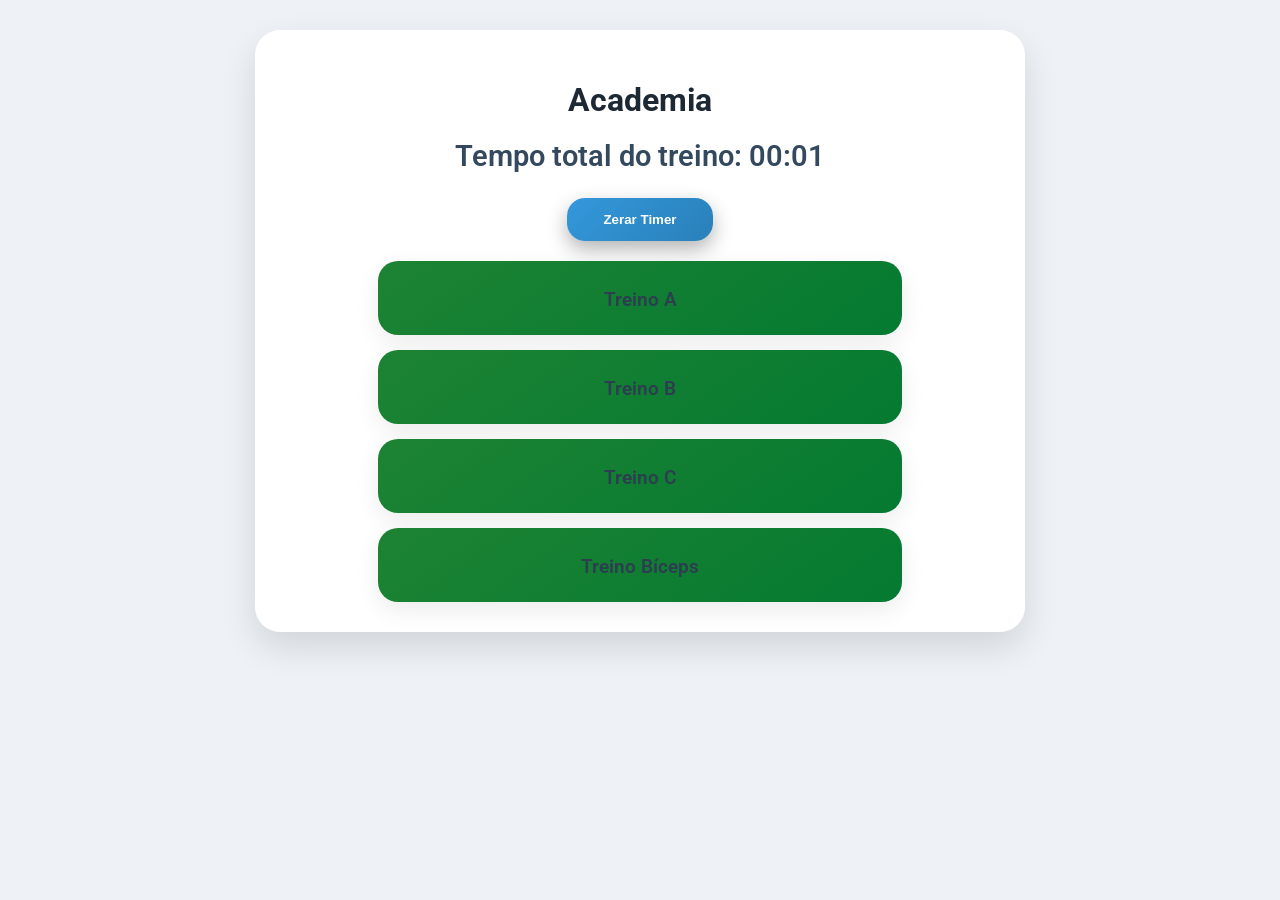
<file: index.html>
<!DOCTYPE html>
<html lang="pt-br">
<head>
<meta charset="UTF-8">
<meta name="viewport" content="width=device-width, initial-scale=1.0">
<title>Academia</title>
<link rel="stylesheet" href="static/style.css">
</head>
<body>
<div class="container">
    <h1>Academia</h1>
    <div class="timer">
        Tempo total do treino: <span id="timerGeral">00:00</span>
    </div>
    <div style="text-align:center; margin-top:15px;">
        <button id="resetTimerBtn" class="button">Zerar Timer</button>
    </div>
    <div style="display: flex; flex-direction: column; align-items: center; margin-top:20px;gap:15px;">
        
        <div class="card"><a href="treinoA.html">Treino A</a></div>
        
        <div class="card"><a href="treinoB.html">Treino B</a></div>
        
        <div class="card"><a href="treinoC.html">Treino C</a></div>
        
        <div class="card"><a href="treinoBíceps.html">Treino Bíceps</a></div>
        
    </div>
</div>
<script src="script.js"></script>
</body>
</html>
</file>
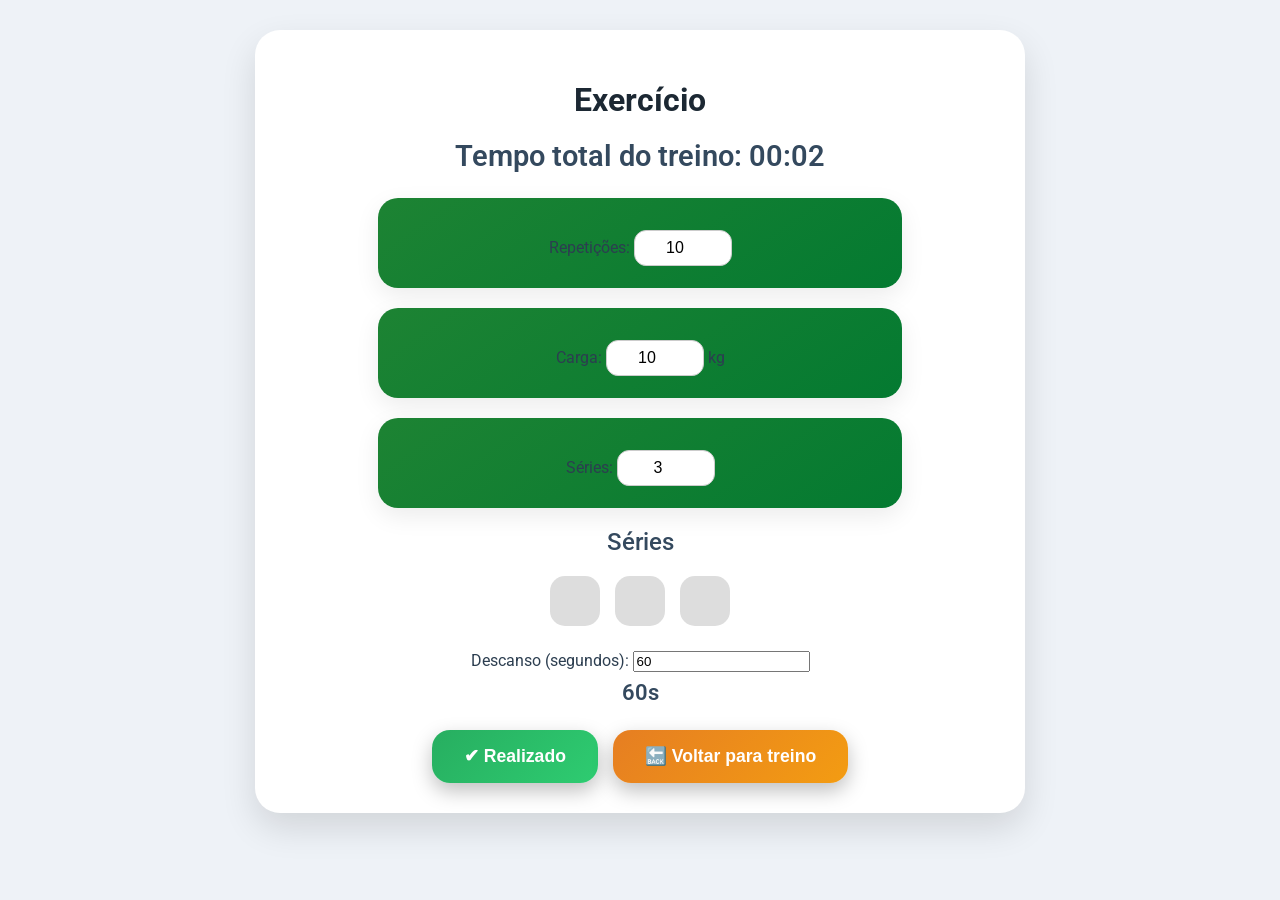
<file: execucao.html>
<!DOCTYPE html>
<html lang="pt-br">
<head>
<meta charset="UTF-8">
<meta name="viewport" content="width=device-width, initial-scale=1.0">
<title>Execução do Exercício</title>
<link rel="stylesheet" href="static/style.css">
</head>
<body>

<div class="container">

<h1 id="nomeExercicio">Exercício</h1>

<div class="timer">
Tempo total do treino: <span id="timerGeral">00:00</span>
</div>

<div class="cards">

<div class="card">
<label>Repetições:</label>
<input type="number" id="reps" value="10">
</div>

<div class="card">
<label>Carga:</label>
<input type="number" id="peso" value="10"> kg
</div>

<div class="card">
<label>Séries:</label>
<input type="number" id="series" value="3">
</div>

</div>

<h2>Séries</h2>
<div id="seriesContainer" class="series-container"></div>

<div style="text-align:center; margin-bottom:20px;">
<label>Descanso (segundos): </label>
<input type="number" id="descanso" value="60">
<div id="descansoTimer">60s</div>
</div>

<div class="button-container" style="text-align:center;">
<button id="feitoBtn" class="btn-realizado">✔ Realizado</button>
<button id="voltarBtn" class="btn-voltar">🔙 Voltar para treino</button>
</div>

</div>

<script>

/* =========================
LER PARÂMETROS DA URL
========================= */

const urlParams = new URLSearchParams(window.location.search);
const exercicioNome = urlParams.get('exercicio') || "Exercício";
const treino = urlParams.get('treino') || "A";

document.getElementById('nomeExercicio').textContent = exercicioNome;

/* =========================
BOTÃO VOLTAR
========================= */

document.getElementById('voltarBtn').addEventListener('click', () => {
window.location.href = `treino${treino}.html`;
});

/* =========================
TIMER GERAL DO TREINO
========================= */

let savedTime = parseInt(localStorage.getItem('tempoTreino')) || 0;

function atualizarTimerGeral(){

const min = String(Math.floor(savedTime/60)).padStart(2,'0');
const sec = String(savedTime % 60).padStart(2,'0');

document.getElementById('timerGeral').textContent = `${min}:${sec}`;

}

atualizarTimerGeral();

setInterval(()=>{

savedTime++;
localStorage.setItem('tempoTreino', savedTime);
atualizarTimerGeral();

},1000);


/* =========================
INPUTS
========================= */

const repsInput = document.getElementById('reps');
const pesoInput = document.getElementById('peso');
const seriesInput = document.getElementById('series');

const storageKey = `exercicio_${treino}_${exercicioNome.replace(/\s/g,'_')}`;

const savedData = JSON.parse(localStorage.getItem(storageKey)) || {};

if(savedData.reps) repsInput.value = savedData.reps;
if(savedData.peso) pesoInput.value = savedData.peso;
if(savedData.series) seriesInput.value = savedData.series;


/* =========================
SALVAR CONFIGURAÇÕES
========================= */

function salvarConfiguracao(){

const data = {

reps: repsInput.value,
peso: pesoInput.value,
series: seriesInput.value

};

localStorage.setItem(storageKey, JSON.stringify(data));

}

repsInput.addEventListener('input',salvarConfiguracao);
pesoInput.addEventListener('input',salvarConfiguracao);
seriesInput.addEventListener('input',salvarConfiguracao);


/* =========================
SÉRIES
========================= */

const seriesContainer = document.getElementById('seriesContainer');

let currentSerie = parseInt(localStorage.getItem(storageKey+"_serie")) || 0;

function desenharSeries(){

seriesContainer.innerHTML = '';

const totalSeries = Number(seriesInput.value) || 1;

for(let i=0;i<totalSeries;i++){

const div = document.createElement('div');
div.classList.add('serie-box');

if(i < currentSerie){
div.classList.add('done');
}

seriesContainer.appendChild(div);

}

}

desenharSeries();

seriesInput.addEventListener('change',desenharSeries);


/* =========================
BOTÃO REALIZADO
========================= */

let descansoInterval;

document.getElementById('feitoBtn').addEventListener('click',()=>{

const boxes = document.querySelectorAll('.serie-box');

if(currentSerie < boxes.length){

boxes[currentSerie].classList.add('done');

currentSerie++;

localStorage.setItem(storageKey+"_serie", currentSerie);

}

/* reset se terminar */

if(currentSerie >= boxes.length){

localStorage.removeItem(storageKey+"_serie");

}

/* descanso */

if(descansoInterval) clearInterval(descansoInterval);

let restante = Number(document.getElementById('descanso').value) || 60;

document.getElementById('descansoTimer').textContent = `${restante}s`;

descansoInterval = setInterval(()=>{

restante--;

document.getElementById('descansoTimer').textContent = `${restante}s`;

if(restante <= 0){

clearInterval(descansoInterval);

}

},1000);

});

</script>

</body>
</html>
</file>
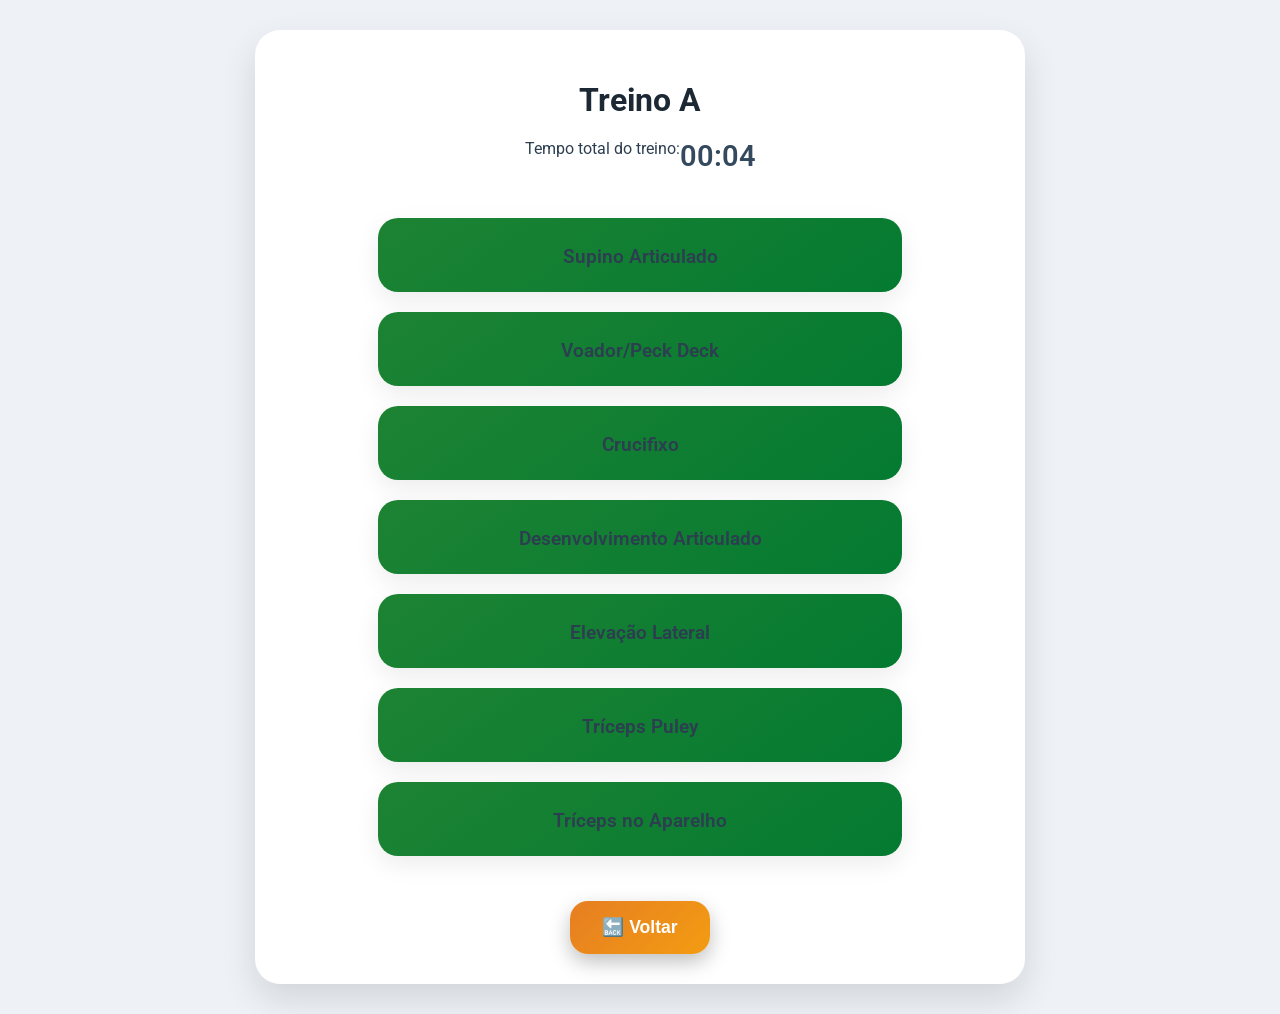
<file: treinoA.html>
<!DOCTYPE html>
<html lang="pt-br">
<head>
<meta charset="UTF-8">
<meta name="viewport" content="width=device-width, initial-scale=1.0">
<title>Treino A</title>
<link rel="stylesheet" href="static/style.css">
</head>
<body>
<div class="container">
    <h1>Treino A</h1>
    <div style="display: flex; justify-content: center;">
        <label>Tempo total do treino: </label> 
        <div id="timerGeral">00:00</div>
    </div>
    <div class="cards">
        
        <div class="card">
            <a href="execucao.html?treino=A&exercicio=Supino%20Articulado">Supino Articulado</a>
        </div>
        
        <div class="card">
            <a href="execucao.html?treino=A&exercicio=Voador/Peck%20Deck">Voador/Peck Deck</a>
        </div>
        
        <div class="card">
            <a href="execucao.html?treino=A&exercicio=Crucifixo">Crucifixo</a>
        </div>
        
        <div class="card">
            <a href="execucao.html?treino=A&exercicio=Desenvolvimento%20Articulado">Desenvolvimento Articulado</a>
        </div>
        
        <div class="card">
            <a href="execucao.html?treino=A&exercicio=Eleva%C3%A7%C3%A3o%20Lateral">Elevação Lateral</a>
        </div>
        
        <div class="card">
            <a href="execucao.html?treino=A&exercicio=Tr%C3%ADceps%20Puley">Tríceps Puley</a>
        </div>
        
        <div class="card">
            <a href="execucao.html?treino=A&exercicio=Tr%C3%ADceps%20no%20Aparelho">Tríceps no Aparelho</a>
        </div>
        
   <div class="button-container">
    <a href="index.html">
        <button id="voltarBtn" class="btn-voltar">
            🔙 Voltar
        </button>
    </a>
    </div>
</div>
<script src="script.js"></script>
</body>
</html>
</file>
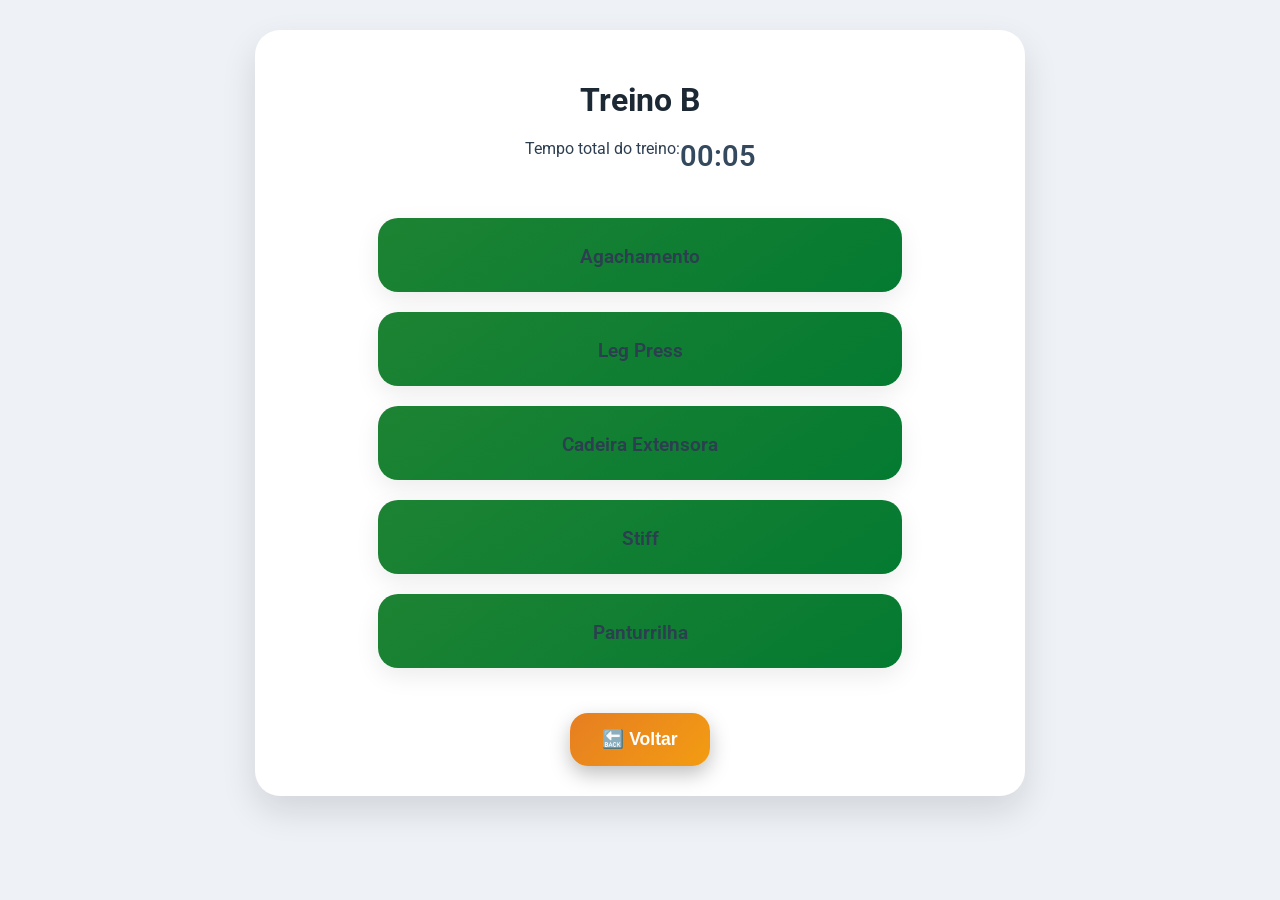
<file: treinoB.html>
<!DOCTYPE html>
<html lang="pt-br">
<head>
<meta charset="UTF-8">
<meta name="viewport" content="width=device-width, initial-scale=1.0">
<title>Treino B</title>
<link rel="stylesheet" href="static/style.css">
</head>
<body>
<div class="container">
    <h1>Treino B</h1>
    <div style="display: flex; justify-content: center;">
        <label>Tempo total do treino: </label> 
        <div id="timerGeral">00:00</div>
    </div>
    <div class="cards">
        
        <div class="card">
            <a href="execucao.html?treino=B&exercicio=Agachamento">Agachamento</a>
        </div>
        
        <div class="card">
            <a href="execucao.html?treino=B&exercicio=Leg%20Press">Leg Press</a>
        </div>
        
        <div class="card">
            <a href="execucao.html?treino=B&exercicio=Cadeira%20Extensora">Cadeira Extensora</a>
        </div>
        
        <div class="card">
            <a href="execucao.html?treino=B&exercicio=Stiff">Stiff</a>
        </div>
        
        <div class="card">
            <a href="execucao.html?treino=B&exercicio=Panturrilha">Panturrilha</a>
        </div>
        
   <div class="button-container">
    <a href="index.html">
        <button id="voltarBtn" class="btn-voltar">
            🔙 Voltar
        </button>
    </a>
    </div>
</div>
<script src="script.js"></script>
</body>
</html>
</file>
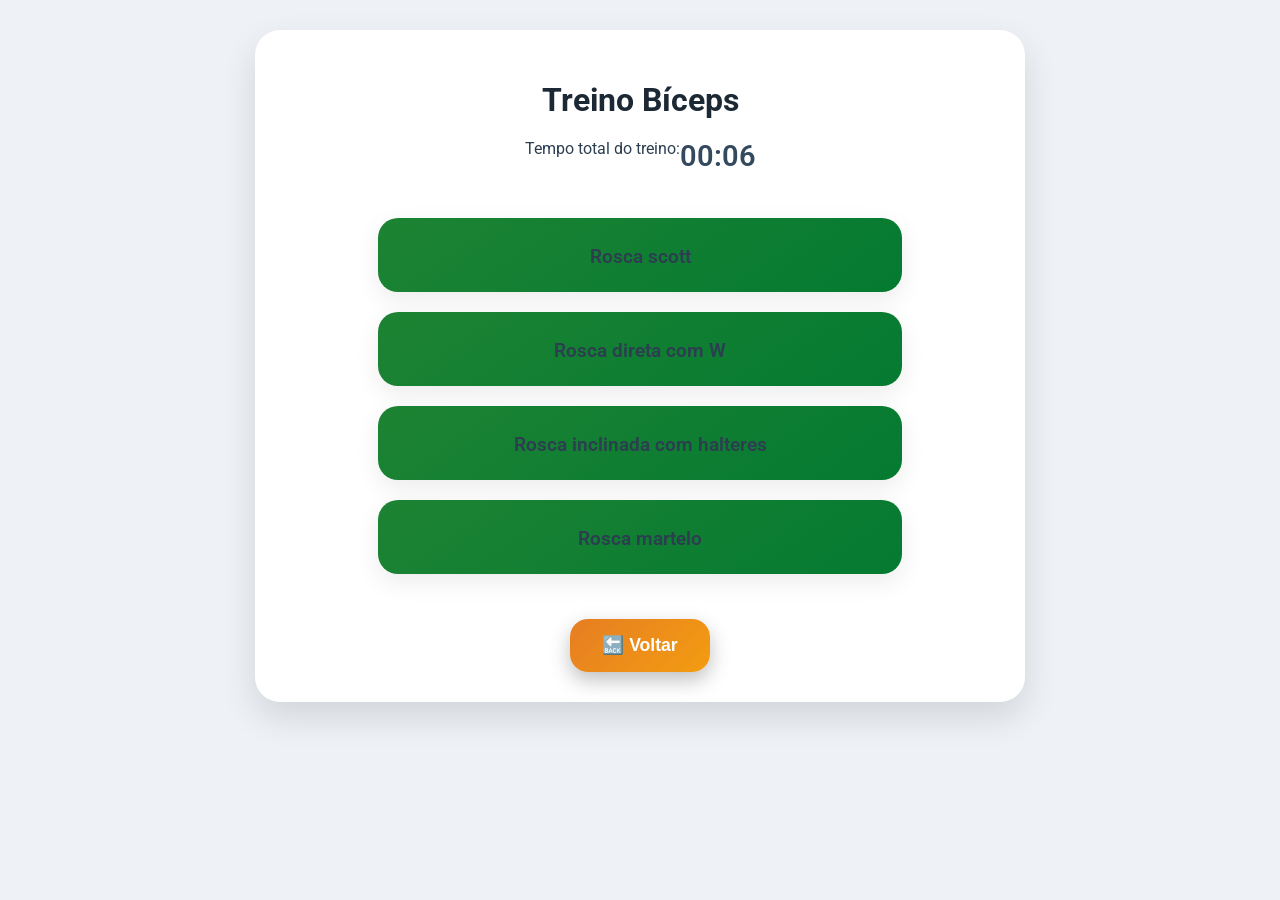
<file: treinoBíceps.html>
<!DOCTYPE html>
<html lang="pt-br">
<head>
<meta charset="UTF-8">
<meta name="viewport" content="width=device-width, initial-scale=1.0">
<title>Treino Bíceps</title>
<link rel="stylesheet" href="static/style.css">
</head>
<body>
<div class="container">
    <h1>Treino Bíceps</h1>
    <div style="display: flex; justify-content: center;">
        <label>Tempo total do treino: </label> 
        <div id="timerGeral">00:00</div>
    </div>
    <div class="cards">
        
        <div class="card">
            <a href="execucao.html?treino=Bíceps&exercicio=Rosca%20scott">Rosca scott</a>
        </div>
        
        <div class="card">
            <a href="execucao.html?treino=Bíceps&exercicio=Rosca%20direta%20com%20W">Rosca direta com W</a>
        </div>
        
        <div class="card">
            <a href="execucao.html?treino=Bíceps&exercicio=Rosca%20inclinada%20com%20halteres">Rosca inclinada com halteres</a>
        </div>
        
        <div class="card">
            <a href="execucao.html?treino=Bíceps&exercicio=Rosca%20martelo">Rosca martelo</a>
        </div>
        
   <div class="button-container">
    <a href="index.html">
        <button id="voltarBtn" class="btn-voltar">
            🔙 Voltar
        </button>
    </a>
    </div>
</div>
<script src="script.js"></script>
</body>
</html>
</file>
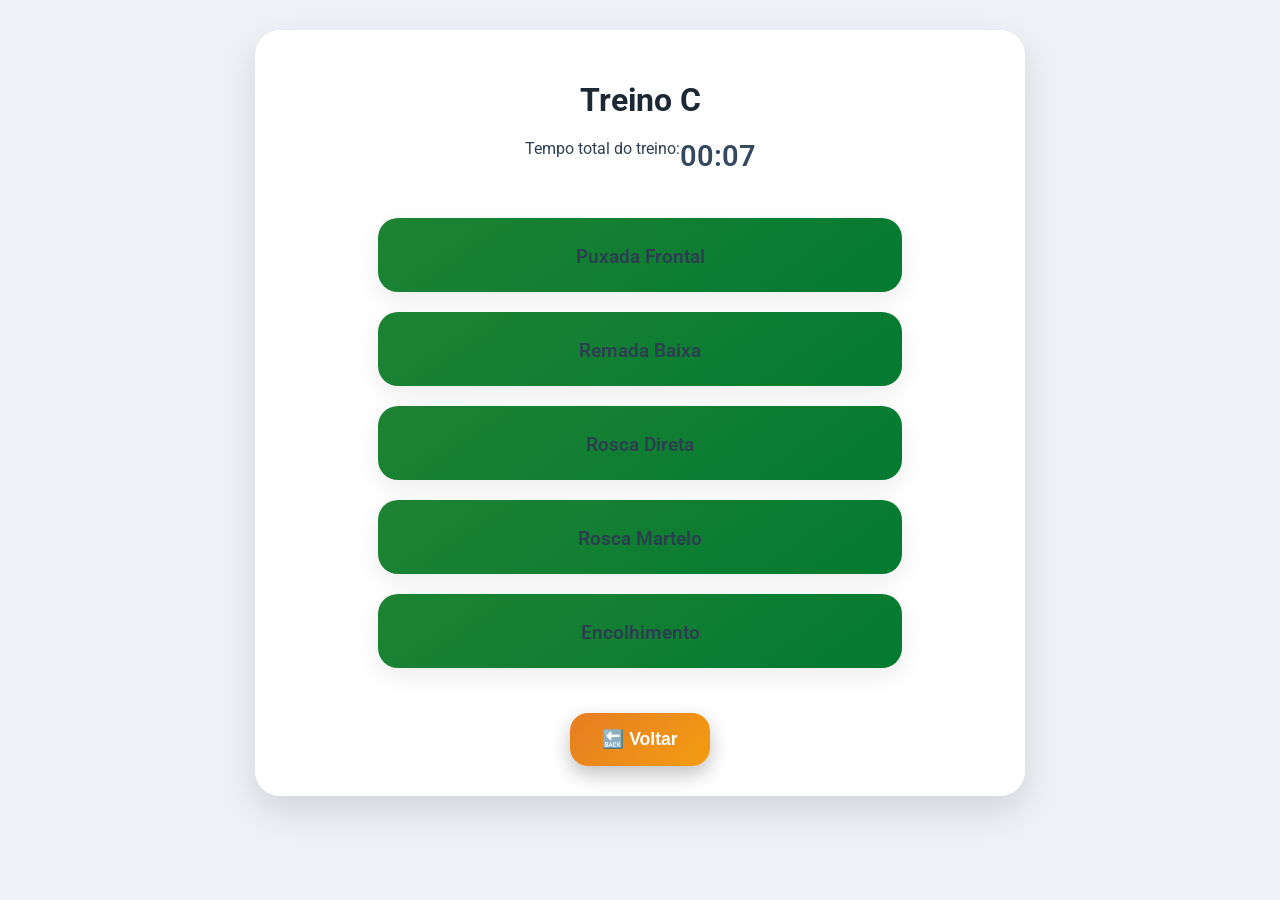
<file: treinoC.html>
<!DOCTYPE html>
<html lang="pt-br">
<head>
<meta charset="UTF-8">
<meta name="viewport" content="width=device-width, initial-scale=1.0">
<title>Treino C</title>
<link rel="stylesheet" href="static/style.css">
</head>
<body>
<div class="container">
    <h1>Treino C</h1>
    <div style="display: flex; justify-content: center;">
        <label>Tempo total do treino: </label> 
        <div id="timerGeral">00:00</div>
    </div>
    <div class="cards">
        
        <div class="card">
            <a href="execucao.html?treino=C&exercicio=Puxada%20Frontal">Puxada Frontal</a>
        </div>
        
        <div class="card">
            <a href="execucao.html?treino=C&exercicio=Remada%20Baixa">Remada Baixa</a>
        </div>
        
        <div class="card">
            <a href="execucao.html?treino=C&exercicio=Rosca%20Direta">Rosca Direta</a>
        </div>
        
        <div class="card">
            <a href="execucao.html?treino=C&exercicio=Rosca%20Martelo">Rosca Martelo</a>
        </div>
        
        <div class="card">
            <a href="execucao.html?treino=C&exercicio=Encolhimento">Encolhimento</a>
        </div>
        
   <div class="button-container">
    <a href="index.html">
        <button id="voltarBtn" class="btn-voltar">
            🔙 Voltar
        </button>
    </a>
    </div>
</div>
<script src="script.js"></script>
</body>
</html>
</file>
<file: static/style.css>
/* Fonte moderna */
@import url('https://fonts.googleapis.com/css2?family=Roboto:wght@400;500;700&display=swap');

body {
    font-family: 'Roboto', sans-serif;
    background: #eef2f7;
    margin: 0;
    padding: 0;
    color: #2c3e50;
}

/* Container central */
.container {
    max-width: 720px;
    margin: 30px auto;
    padding: 30px 25px;
    background: #ffffff;
    border-radius: 25px;
    box-shadow: 0 15px 35px rgba(0,0,0,0.12);
    transition: all 0.3s;
}

/* Títulos */
h1 {
    text-align: center;
    font-weight: 700;
    font-size: 2rem;
    margin-bottom: 20px;
    color: #1c2833;
}
h2 {
    text-align: center;
    font-weight: 500;
    font-size: 1.5rem;
    margin-bottom: 20px;
    color: #34495e;
}

/* Timer */
.timer, #timerGeral {
    font-size: 1.8rem;
    text-align: center;
    margin-bottom: 25px;
    font-weight: 600;
    color: #34495e;
}

/* Cards gerais */
.cards {
    display: flex;
    flex-direction: column;
    gap: 20px;
    margin-top: 20px;
    align-items: center;
}

.card {
    background: linear-gradient(145deg, #1d8333, #047a31);
    padding: 22px;
    border-radius: 20px;
    box-shadow: 0 8px 25px rgba(0,0,0,0.08);
    text-align: center;
    width: 100%;
    max-width: 480px;
    transition: transform 0.3s, box-shadow 0.3s;
}

.card:hover {
    transform: translateY(-6px);
    box-shadow: 0 15px 30px rgba(0,0,0,0.18);
}

.card a {
    display: block;       /* ocupa toda a largura */
    width: 100%;          /* largura total do card */
    max-height: 20px;         /* altura do card */
    color: #2c3e50;
    text-decoration: none;
    font-weight: 600;
    font-size: 1.2rem;
    line-height: 1.5rem;
    padding: 5px 0;      /* mantém o conteúdo centralizado verticalmente */
    text-align: center;
}

/* Hover do card */
.card:hover {
    transform: translateY(-6px);
    box-shadow: 0 15px 30px rgba(0,0,0,0.15);
    background: linear-gradient(145deg, #4d6d9c, #42b5eb);
}

/* Inputs nos cards */
.card input {
    width: 80px;
    padding: 8px;
    margin-top: 10px;
    border-radius: 12px;
    border: 1px solid #ccc;
    text-align: center;
    font-weight: 500;
    font-size: 1rem;
    transition: all 0.25s;
}
.card input:focus {
    border-color: #3498db;
    box-shadow: 0 0 8px rgba(52,152,219,0.5);
    outline: none;
}

/* Cards especiais */
.card-carga {
    background: linear-gradient(135deg, #ff7e5f, #ffb199);
    color: #fff;
    font-weight: bold;
    box-shadow: 0 8px 25px rgba(255,126,95,0.3);
}
.card-series {
    background: linear-gradient(135deg, #6a11cb, #2575fc);
    color: #fff;
    font-weight: bold;
    box-shadow: 0 8px 25px rgba(106,17,203,0.3);
}

/* Séries visuais */
.series-container {
    display: flex;
    gap: 15px;
    flex-wrap: wrap;
    justify-content: center;
    margin-bottom: 25px;
}
.serie-box {
    width: 50px;
    height: 50px;
    background: #ddd;
    border-radius: 15px;
    display: flex;
    align-items: center;
    justify-content: center;
    font-weight: 500;
    font-size: 1rem;
    transition: background 0.3s, transform 0.2s;
    cursor: pointer;
}
.serie-box:hover { transform: scale(1.15); }
.serie-box.done { background: #2ecc71; color: #fff; }

/* Descanso */
#descansoContainer {
    text-align: center;
    margin-bottom: 25px;
}
#descansoTimer {
    font-weight: 600;
    font-size: 1.35rem;
    margin-top: 8px;
    color: #34495e;
}

/* Grupo de botões */
.button-group {
    display: flex;
    flex-direction: column;
    align-items: center;
    gap: 15px; /* espaço entre os botões */
    margin-top: 25px;
}

/* Botão Realizado */
.btn-realizado {
    padding: 16px 32px;
    border-radius: 18px;
    font-size: 1.1rem;
    font-weight: 700;
    border: none;
    cursor: pointer;
    color: #fff;
    background: linear-gradient(135deg, #27ae60, #2ecc71); /* verde degradê */
    box-shadow: 0 8px 20px rgba(0,0,0,0.25);
    transition: all 0.3s;
}

.btn-realizado:hover {
    transform: translateY(-4px) scale(1.08);
    box-shadow: 0 12px 28px rgba(0,0,0,0.3);
    background: linear-gradient(135deg, #2ecc71, #27ae60);
}

/* Container para centralizar o botão e dar espaçamento */
.button-container {
    display: flex;
    justify-content: center; /* centraliza horizontalmente */
    gap:15px;
    margin-top: 25px;        /* espaço entre os cards e o botão */
}

.btn-voltar {
    padding: 16px 32px;
    border-radius: 18px;
    font-size: 1.1rem;
    font-weight: 700;
    border: none;
    cursor: pointer;
    color: #fff;
    background: linear-gradient(135deg, #e67e22, #f39c12);
    box-shadow: 0 8px 20px rgba(0,0,0,0.25);
    transition: all 0.3s;
    text-decoration: none;  /* garante que não apareça traço */
}

.btn-voltar:hover {
    transform: translateY(-4px) scale(1.08);
    box-shadow: 0 12px 28px rgba(0,0,0,0.3);
    background: linear-gradient(135deg, #f39c12, #e67e22);
}

/* Botão Zerar Timer (index) */
#resetTimerBtn {
    padding: 14px 36px;
    font-weight: 600;
    border-radius: 18px;
    background: linear-gradient(135deg, #3498db, #2980b9);
    color: #fff;
    border: none;
    cursor: pointer;
    box-shadow: 0 8px 20px rgba(0,0,0,0.3);
    transition: all 0.3s;
}
#resetTimerBtn:hover {
    transform: translateY(-4px) scale(1.08);
    box-shadow: 0 12px 28px rgba(0,0,0,0.35);
    background: linear-gradient(135deg, #2980b9, #3498db);
}

/* Responsividade */
@media (max-width: 500px) {
    .card input { width: 60px; font-size: 0.95rem; }
    .serie-box { width: 38px; height: 38px; font-size: 0.85rem; }
    .container { padding: 20px; }
    .button-group { flex-direction: column; gap: 18px; }
}
</file>
